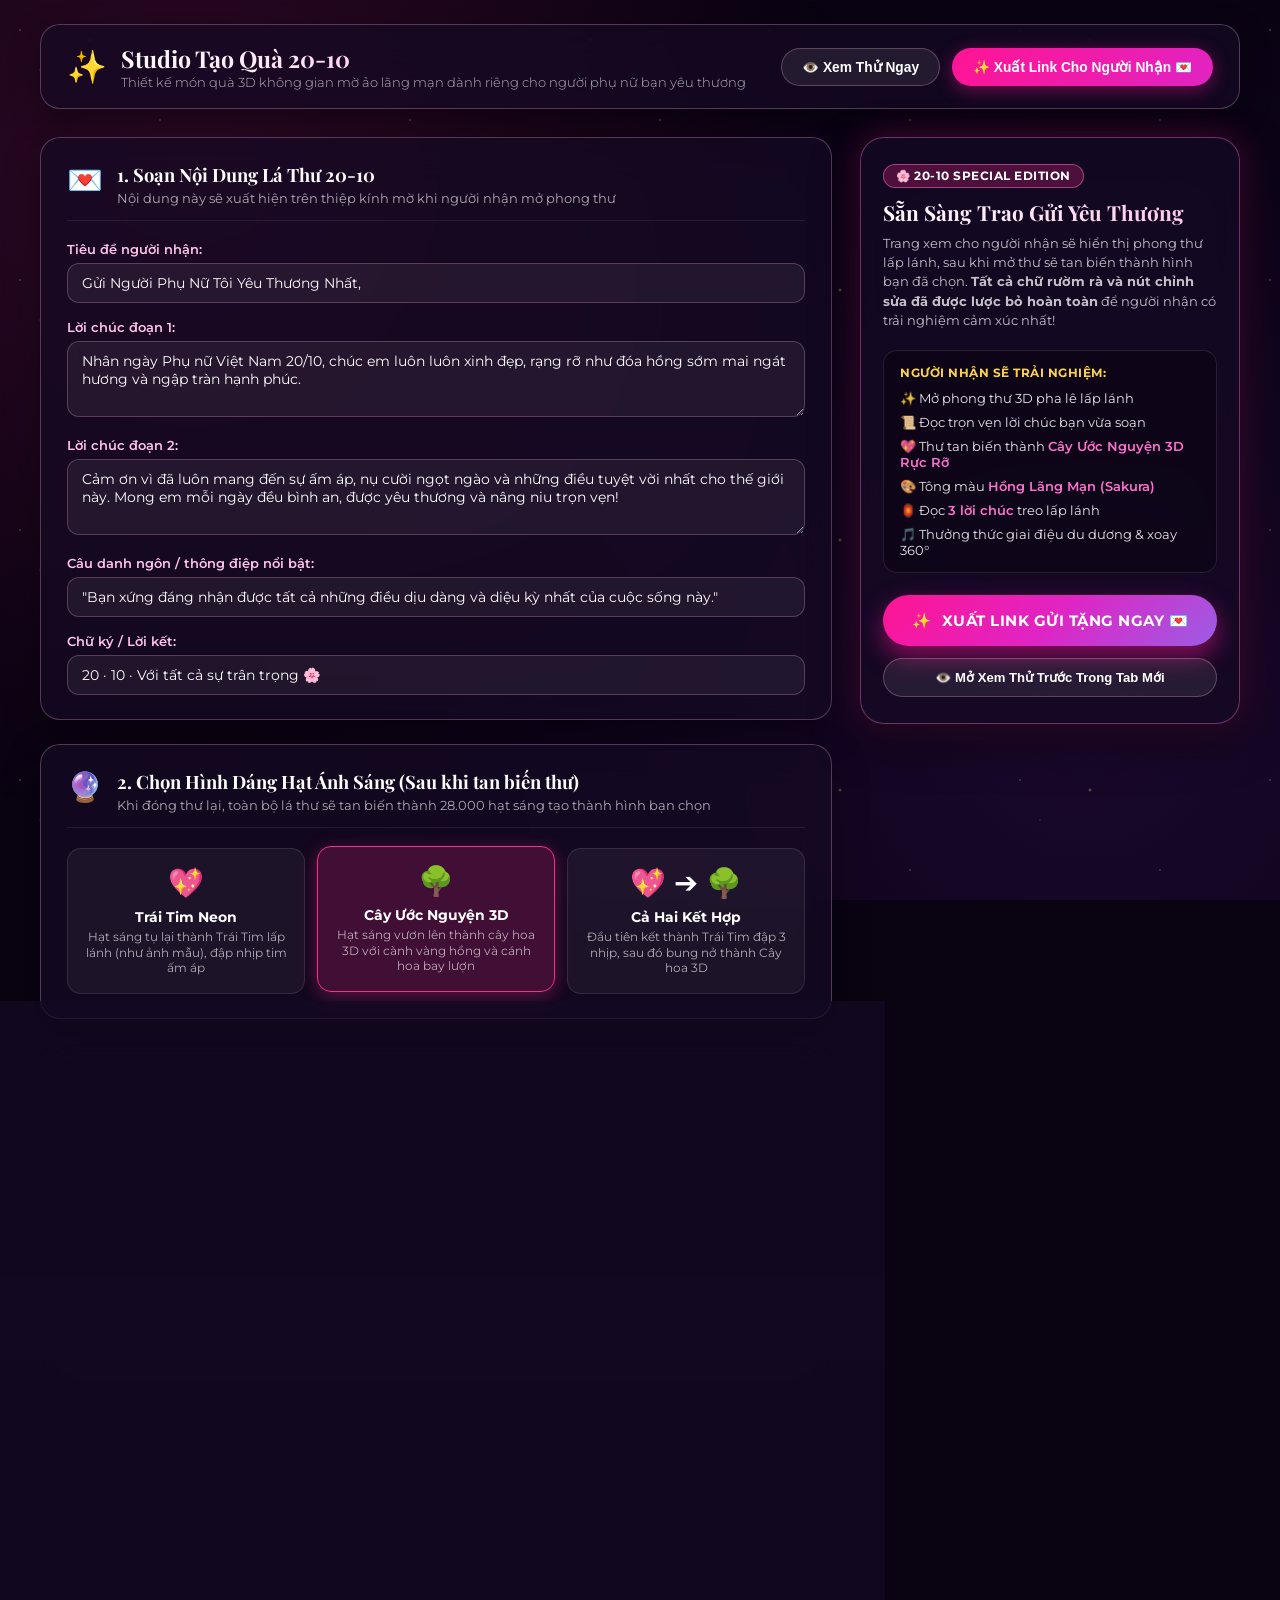
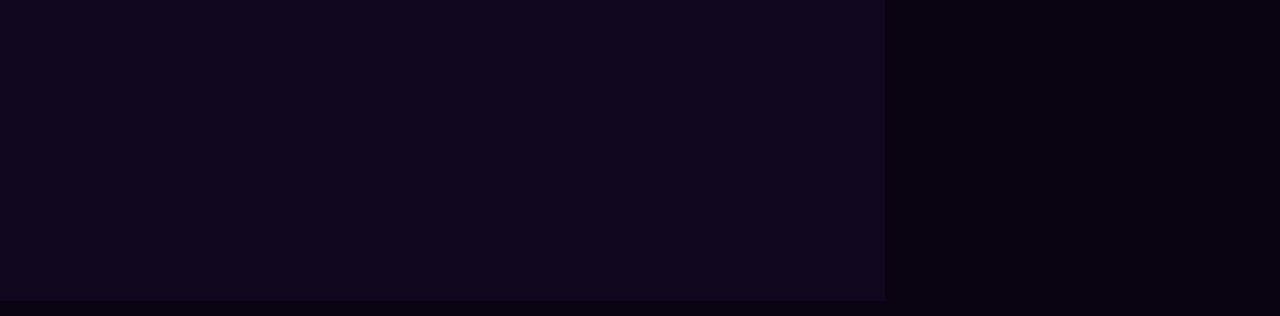
<file: index.html>
<!DOCTYPE html>
<html lang="vi">
<head>
  <meta charset="UTF-8">
  <meta name="viewport" content="width=device-width, initial-scale=1.0">
  <title>Studio Tạo Quà 20-10 🌸 Cây Tình Yêu & Trái Tim Ánh Sáng 3D</title>

  <!-- Google Fonts -->
  <link rel="preconnect" href="https://fonts.googleapis.com">
  <link rel="preconnect" href="https://fonts.gstatic.com" crossorigin>
  <link href="https://fonts.googleapis.com/css2?family=Dancing+Script:wght@600;700&family=Montserrat:wght@300;400;500;600;700&family=Playfair+Display:ital,wght@0,500;0,600;0,700;1,400;1,600&display=swap" rel="stylesheet">

  <link rel="stylesheet" href="index.css">
</head>
<body>
  <!-- Ambient Cosmic Background -->
  <div class="ambient-stars"></div>
  <div class="ambient-glow"></div>

  <div class="app-container">
    <!-- Header -->
    <header class="studio-header">
      <div class="brand-group">
        <span class="brand-icon">✨</span>
        <div>
          <h1 class="brand-title">Studio Tạo Quà 20-10</h1>
          <p class="brand-tagline">Thiết kế món quà 3D không gian mờ ảo lãng mạn dành riêng cho người phụ nữ bạn yêu thương</p>
        </div>
      </div>
      <div class="header-actions">
        <button id="btn-quick-preview" class="action-btn secondary">
          <span>👁️ Xem Thử Ngay</span>
        </button>
        <button id="btn-export-top" class="action-btn primary pulse">
          <span>✨ Xuất Link Cho Người Nhận 💌</span>
        </button>
      </div>
    </header>

    <!-- Main Workspace Grid -->
    <main class="studio-grid">
      <!-- Left Column: Customization Forms -->
      <section class="config-panel">
        
        <!-- CARD 1: Edit Letter Content -->
        <div class="config-card">
          <div class="card-header">
            <span class="card-icon">💌</span>
            <div>
              <h3>1. Soạn Nội Dung Lá Thư 20-10</h3>
              <p>Nội dung này sẽ xuất hiện trên thiệp kính mờ khi người nhận mở phong thư</p>
            </div>
          </div>
          <div class="card-body form-grid">
            <div class="form-group">
              <label for="cfg-title">Tiêu đề người nhận:</label>
              <input type="text" id="cfg-title" value="Gửi Người Phụ Nữ Tôi Yêu Thương Nhất," maxlength="80">
            </div>

            <div class="form-group">
              <label for="cfg-p1">Lời chúc đoạn 1:</label>
              <textarea id="cfg-p1" rows="3" maxlength="280">Nhân ngày Phụ nữ Việt Nam 20/10, chúc em luôn luôn xinh đẹp, rạng rỡ như đóa hồng sớm mai ngát hương và ngập tràn hạnh phúc.</textarea>
            </div>

            <div class="form-group">
              <label for="cfg-p2">Lời chúc đoạn 2:</label>
              <textarea id="cfg-p2" rows="3" maxlength="280">Cảm ơn vì đã luôn mang đến sự ấm áp, nụ cười ngọt ngào và những điều tuyệt vời nhất cho thế giới này. Mong em mỗi ngày đều bình an, được yêu thương và nâng niu trọn vẹn!</textarea>
            </div>

            <div class="form-group">
              <label for="cfg-quote">Câu danh ngôn / thông điệp nổi bật:</label>
              <input type="text" id="cfg-quote" value="&quot;Bạn xứng đáng nhận được tất cả những điều dịu dàng và diệu kỳ nhất của cuộc sống này.&quot;" maxlength="140">
            </div>

            <div class="form-group">
              <label for="cfg-signature">Chữ ký / Lời kết:</label>
              <input type="text" id="cfg-signature" value="20 · 10 · Với tất cả sự trân trọng 🌸" maxlength="60">
            </div>
          </div>
        </div>

        <!-- CARD 2: Choose Target Shape -->
        <div class="config-card">
          <div class="card-header">
            <span class="card-icon">🔮</span>
            <div>
              <h3>2. Chọn Hình Dáng Hạt Ánh Sáng (Sau khi tan biến thư)</h3>
              <p>Khi đóng thư lại, toàn bộ lá thư sẽ tan biến thành 28.000 hạt sáng tạo thành hình bạn chọn</p>
            </div>
          </div>
          <div class="card-body">
            <div class="shape-options">
              <label class="shape-choice">
                <input type="radio" name="cfg-shape" value="heart">
                <div class="choice-card">
                  <div class="choice-icon">💖</div>
                  <div class="choice-title">Trái Tim Neon</div>
                  <div class="choice-desc">Hạt sáng tụ lại thành Trái Tim lấp lánh (như ảnh mẫu), đập nhịp tim ấm áp</div>
                </div>
              </label>

              <label class="shape-choice">
                <input type="radio" name="cfg-shape" value="tree" checked>
                <div class="choice-card">
                  <div class="choice-icon">🌳</div>
                  <div class="choice-title">Cây Ước Nguyện 3D</div>
                  <div class="choice-desc">Hạt sáng vươn lên thành cây hoa 3D với cành vàng hồng và cánh hoa bay lượn</div>
                </div>
              </label>

              <label class="shape-choice">
                <input type="radio" name="cfg-shape" value="both">
                <div class="choice-card">
                  <div class="choice-icon">💖 ➔ 🌳</div>
                  <div class="choice-title">Cả Hai Kết Hợp</div>
                  <div class="choice-desc">Đầu tiên kết thành Trái Tim đập 3 nhịp, sau đó bung nở thành Cây hoa 3D</div>
                </div>
              </label>
            </div>
          </div>
        </div>

        <!-- CARD 3: Choose Color Theme -->
        <div class="config-card">
          <div class="card-header">
            <span class="card-icon">🎨</span>
            <div>
              <h3>3. Tông Màu Ánh Sáng Không Gian</h3>
              <p>Màu sắc chủ đạo của các hạt sáng, hoa và ánh hào quang</p>
            </div>
          </div>
          <div class="card-body">
            <div class="color-options">
              <label class="color-choice">
                <input type="radio" name="cfg-theme" value="pink" checked>
                <div class="color-swatch pink">
                  <span class="swatch-circle" style="background: #ff2a8d;"></span>
                  <div class="color-text">
                    <strong>Hồng Lãng Mạn (Sakura)</strong>
                    <small>Sắc hồng neon rực rỡ chuẩn ảnh mẫu</small>
                  </div>
                </div>
              </label>

              <label class="color-choice">
                <input type="radio" name="cfg-theme" value="gold">
                <div class="color-swatch gold">
                  <span class="swatch-circle" style="background: #fcd34d;"></span>
                  <div class="color-text">
                    <strong>Vàng Ánh Kim (Rose Gold)</strong>
                    <small>Ánh vàng hổ phách quý phái, ấm áp</small>
                  </div>
                </div>
              </label>

              <label class="color-choice">
                <input type="radio" name="cfg-theme" value="purple">
                <div class="color-swatch purple">
                  <span class="swatch-circle" style="background: #b5179e;"></span>
                  <div class="color-text">
                    <strong>Tím Huyền Ảo (Lavender)</strong>
                    <small>Vũ trụ mộng mơ quyến rũ</small>
                  </div>
                </div>
              </label>

              <label class="color-choice">
                <input type="radio" name="cfg-theme" value="cyan">
                <div class="color-swatch cyan">
                  <span class="swatch-circle" style="background: #48cae4;"></span>
                  <div class="color-text">
                    <strong>Lam Ngọc (Crystal)</strong>
                    <small>Sắc xanh ngọc băng thanh khiết</small>
                  </div>
                </div>
              </label>
            </div>
          </div>
        </div>

        <!-- CARD 4: Manage Hanging Wishes -->
        <div class="config-card">
          <div class="card-header">
            <span class="card-icon">🏮</span>
            <div>
              <h3>4. Quản Lý Các Lời Chúc Treo</h3>
              <p>Các lời chúc này sẽ kết thành lồng đèn treo trên cây/trái tim để người nhận bấm vào đọc</p>
            </div>
          </div>
          <div class="card-body">
            <!-- List of current wishes -->
            <div id="wishes-list" class="wishes-list">
              <!-- Rendered via JS -->
            </div>

            <!-- Add New Wish Subform -->
            <div class="add-wish-box">
              <h4>+ Thêm Lời Chúc Treo Mới</h4>
              <div class="add-wish-inputs">
                <input type="text" id="new-wish-sender" placeholder="Tên người gửi (Ví dụ: Anh yêu, Con trai, Người thương...)" maxlength="40">
                <textarea id="new-wish-text" rows="2" placeholder="Nội dung lời chúc ấm áp..." maxlength="180"></textarea>
                <button type="button" id="btn-add-wish" class="add-wish-btn">Thêm Vào Cây / Trái Tim ✨</button>
              </div>
            </div>
          </div>
        </div>

      </section>

      <!-- Right Column: Live Summary & Export Card -->
      <aside class="summary-panel">
        <div class="sticky-card">
          <div class="summary-banner">
            <div class="banner-badge">🌸 20-10 SPECIAL EDITION</div>
            <h2>Sẵn Sàng Trao Gửi Yêu Thương</h2>
            <p>Trang xem cho người nhận sẽ hiển thị phong thư lấp lánh, sau khi mở thư sẽ tan biến thành hình bạn đã chọn. <strong>Tất cả chữ rườm rà và nút chỉnh sửa đã được lược bỏ hoàn toàn</strong> để người nhận có trải nghiệm cảm xúc nhất!</p>
          </div>

          <div class="preview-mini-card">
            <div class="mini-title">Người nhận sẽ trải nghiệm:</div>
            <ul class="experience-checklist">
              <li>✨ Mở phong thư 3D pha lê lấp lánh</li>
              <li>📜 Đọc trọn vẹn lời chúc bạn vừa soạn</li>
              <li>💖 Thư tan biến thành <span id="summary-shape-text">Cây Ước Nguyện 3D</span></li>
              <li>🎨 Tông màu <span id="summary-theme-text">Hồng Lãng Mạn (Sakura)</span></li>
              <li>🏮 Đọc <span id="summary-wish-count">3 lời chúc</span> treo lấp lánh</li>
              <li>🎵 Thưởng thức giai điệu du dương & xoay 360°</li>
            </ul>
          </div>

          <div class="export-actions">
            <button id="btn-export-main" class="export-huge-btn">
              <span class="btn-stars">✨</span>
              <span>XUẤT LINK GỬI TẶNG NGAY 💌</span>
            </button>
            <button id="btn-preview-bottom" class="preview-full-btn">
              <span>👁️ Mở Xem Thử Trước Trong Tab Mới</span>
            </button>
          </div>
        </div>
      </aside>
    </main>
  </div>

  <!-- EXPORT LINK MODAL -->
  <div id="export-modal" class="export-modal hidden">
    <div class="modal-backdrop"></div>
    <div class="modal-card">
      <button id="btn-close-modal" class="modal-close-btn">✕</button>
      <div class="modal-icon">🎁</div>
      <h2>Link Quà Tặng 20-10 Đã Sẵn Sàng!</h2>
      <p class="modal-desc">Toàn bộ lời chúc, màu sắc và hình dạng bạn đã chọn được đóng gói hoàn chỉnh trong link dưới đây:</p>

      <div class="link-copy-box">
        <input type="text" id="shareable-link-input" readonly>
        <button id="btn-copy-link" class="copy-btn">
          <span>📋 Sao Chép Link</span>
        </button>
      </div>

      <div class="modal-tips">
        <p>💡 <strong>Cách gửi:</strong> Bạn chỉ cần copy link trên và gửi qua <strong>Zalo, Messenger, Tin nhắn</strong> cho người nhận. Người nhận bấm vào sẽ thấy ngay phong thư 3D tuyệt đẹp với lời chúc của riêng bạn!</p>
      </div>

      <div class="modal-footer-btns">
        <a id="btn-open-link-direct" href="#" target="_blank" class="open-link-btn">
          <span>🚀 Mở Xem Thử Trang Người Nhận Ngay ➔</span>
        </a>
      </div>
    </div>
  </div>

  <!-- Toast Notification -->
  <div id="toast" class="toast"></div>

  <script src="index.js"></script>
</body>
</html>
</file>
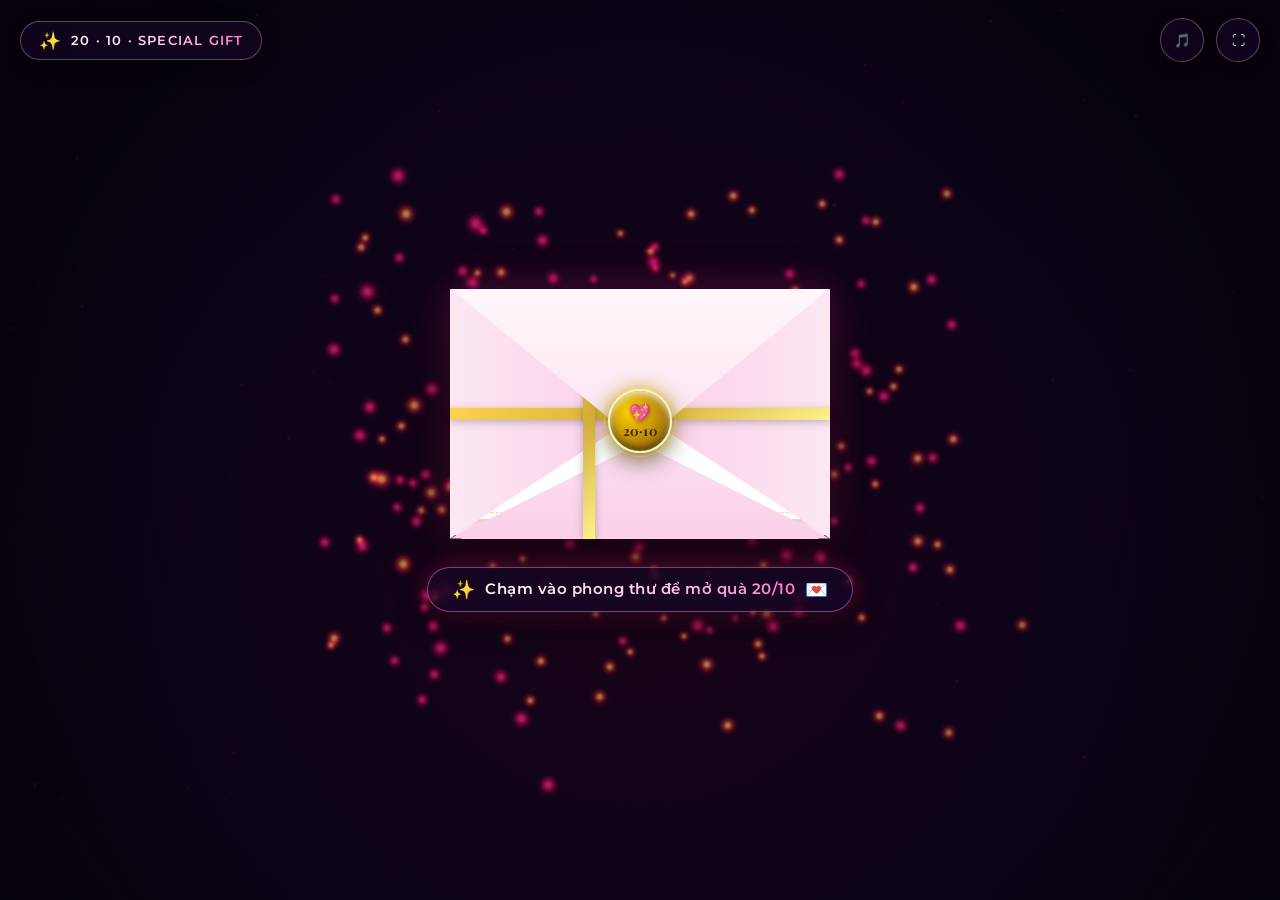
<file: view.html>
<!DOCTYPE html>
<html lang="vi">
<head>
  <meta charset="UTF-8">
  <meta name="viewport" content="width=device-width, initial-scale=1.0, maximum-scale=1.0, user-scalable=no">
  <title>Món Quà 20-10 Dành Riêng Cho Bạn 🌸</title>

  <!-- Google Fonts: Luxury Romantic Typography -->
  <link rel="preconnect" href="https://fonts.googleapis.com">
  <link rel="preconnect" href="https://fonts.gstatic.com" crossorigin>
  <link href="https://fonts.googleapis.com/css2?family=Dancing+Script:wght@600;700&family=Montserrat:wght@300;400;500;600;700&family=Playfair+Display:ital,wght@0,500;0,600;0,700;1,400;1,600&family=Alex+Brush&display=swap" rel="stylesheet">

  <link rel="stylesheet" href="view.css">
</head>
<body>
  <!-- 3D WebGL Canvas -->
  <canvas id="webgl-canvas"></canvas>

  <!-- Ambient Backdrop -->
  <div class="ambient-vignette"></div>
  <div class="ambient-glow"></div>

  <!-- Top Navigation (Clean & Minimalist for Viewer) -->
  <header class="top-bar">
    <div class="brand-badge">
      <span class="sparkle-icon">✨</span>
      <span class="brand-text">20 · 10 · Special Gift</span>
    </div>

    <div class="top-actions">
      <!-- Music Toggle Button -->
      <button id="btn-music" class="icon-btn" title="Bật/Tắt Nhạc Lãng Mạn" aria-label="Bật/Tắt Nhạc">
        <span class="music-icon">🎵</span>
        <div class="sound-wave">
          <span></span><span></span><span></span><span></span>
        </div>
      </button>

      <!-- Fullscreen Button -->
      <button id="btn-fullscreen" class="icon-btn" title="Toàn Màn Hình" aria-label="Toàn Màn Hình">
        <span class="fs-icon">⛶</span>
      </button>
    </div>
  </header>

  <!-- LUXURY 3D INTERACTIVE ENVELOPE (FRENCH HAUTE-COUTURE STYLE) -->
  <div id="envelope-stage" class="envelope-stage">
    <div id="luxury-envelope" class="envelope-wrapper">
      <!-- Envelope Base & Interior -->
      <div class="envelope-pocket-back">
        <div class="envelope-silk-lining"></div>
      </div>

      <!-- Letter Paper inside envelope with peeking gold seal -->
      <div id="envelope-letter-peek" class="envelope-letter-peek">
        <div class="peek-border"></div>
        <div class="peek-tag">✨ 20 · 10 · Special Gift ✨</div>
        <div class="peek-lines">
          <span></span><span></span><span></span>
        </div>
      </div>

      <!-- Pocket Side & Bottom Flaps with Gold Foil Trims -->
      <div class="envelope-pocket-left"></div>
      <div class="envelope-pocket-right"></div>
      <div class="envelope-pocket-bottom"></div>

      <!-- Elegant Gold Satin Ribbon -->
      <div class="envelope-ribbon ribbon-h"></div>
      <div class="envelope-ribbon ribbon-v"></div>

      <!-- 3D Foldable Top Flap with Metallic Gold Wax Seal -->
      <div id="envelope-top-flap" class="envelope-top-flap">
        <div class="flap-triangle"></div>
        <div class="flap-gold-rim"></div>
        <!-- 3D Metallic Golden Wax Seal -->
        <div id="envelope-wax-seal" class="wax-seal-luxury">
          <div class="seal-bevel">
            <span class="seal-icon">💖</span>
            <span class="seal-title">20·10</span>
          </div>
          <div class="seal-glow-ring"></div>
        </div>
      </div>
    </div>

    <!-- Elegant Floating Click Hint (Minimalist & Sleek) -->
    <div id="envelope-prompt" class="envelope-click-prompt">
      <div class="prompt-pill">
        <span class="prompt-sparkle">✨</span>
        <span class="prompt-text">Chạm vào phong thư để mở quà 20/10</span>
        <span class="prompt-sparkle">💌</span>
      </div>
    </div>
  </div>

  <!-- Open Letter Glassmorphic Modal (Clean, No Recipient Tags) -->
  <div id="letter-modal" class="letter-modal hidden">
    <div class="letter-backdrop"></div>
    <div class="letter-container">
      
      <!-- Wax Ribbon -->
      <div class="letter-seal-ribbon">
        <div class="seal-circle">
          <span>20·10</span>
        </div>
      </div>

      <!-- Letter Content Sheet -->
      <div class="letter-sheet">
        <!-- Corner Flourishes -->
        <div class="corner-flourish top-left"></div>
        <div class="corner-flourish top-right"></div>
        <div class="corner-flourish bottom-left"></div>
        <div class="corner-flourish bottom-right"></div>

        <!-- Letter Header -->
        <div class="letter-header">
          <p class="letter-subhead">Gửi gắm trọn vẹn yêu thương</p>
          <h1 id="letter-recipient-title" class="letter-title">Gửi Người Phụ Nữ Tôi Yêu Thương Nhất,</h1>
        </div>

        <!-- Letter Body Text -->
        <div class="letter-body">
          <p id="letter-paragraph-1" class="type-text">
            Nhân ngày Phụ nữ Việt Nam 20/10, chúc em luôn luôn xinh đẹp, rạng rỡ như đóa hồng sớm mai ngát hương và ngập tràn hạnh phúc.
          </p>
          <p id="letter-paragraph-2" class="type-text">
            Cảm ơn vì đã luôn mang đến sự ấm áp, nụ cười ngọt ngào và những điều tuyệt vời nhất cho thế giới này. Mong em mỗi ngày đều bình an, được yêu thương và nâng niu trọn vẹn!
          </p>
          <p id="letter-quote" class="type-quote">
            "Bạn xứng đáng nhận được tất cả những điều dịu dàng và diệu kỳ nhất của cuộc sống này."
          </p>
        </div>

        <!-- Letter Signature -->
        <div class="letter-footer">
          <div class="signature-line">
            <span class="signature-text">Thương mến gửi trao,</span>
            <span id="letter-signature-name" class="signature-name">20 · 10 · Special Gift 🌸</span>
          </div>
        </div>

        <!-- The Magical Dissolve Button -->
        <div class="letter-actions">
          <button id="btn-dissolve" class="magic-btn">
            <span class="btn-glow-layer"></span>
            <span class="btn-particles-sparkle">✨</span>
            <span class="btn-text">Khép lại & Đón nhận điều kỳ diệu 💖</span>
          </button>
        </div>
      </div>
    </div>
  </div>

  <!-- Bottom Floating Minimalist Bar for Viewer (No "Cây ước nguyện" text!) -->
  <div id="viewer-controls" class="viewer-controls hidden">
    <div class="viewer-hint-pill">
      <span>🖱️ Xoay 360° để ngắm nhìn · Chạm vào các lồng đèn để đọc lời chúc ✨</span>
    </div>
    <button id="btn-reopen-letter" class="reopen-letter-btn" title="Đọc lại lá thư">
      <span>📜 Đọc Lại Thư</span>
    </button>
  </div>

  <!-- Wish Reader Popup Card -->
  <div id="wish-reader-card" class="wish-reader-card hidden">
    <button class="reader-close-btn" id="btn-close-reader">✕</button>
    <div class="reader-header">
      <span class="reader-lantern-icon">🏮</span>
      <h4>Lời Chúc Dành Cho Bạn</h4>
    </div>
    <p id="reader-content" class="reader-content"></p>
    <div id="reader-author" class="reader-author"></div>
  </div>

  <!-- Toast Notification -->
  <div id="toast-message" class="toast-message"></div>

  <!-- Libraries -->
  <script src="libs/three.min.js"></script>
  <script src="libs/OrbitControls.js"></script>
  <script src="libs/tween.umd.js"></script>

  <!-- Viewer Logic -->
  <script src="view.js"></script>
</body>
</html>
</file>
<file: index.css>
/* ==========================================================================
   20-10 STUDIO EDITOR - MODERN LUXURY GLASSMORPHISM STYLES
   ========================================================================== */

:root {
  --primary-pink: #ff2a8d;
  --secondary-pink: #ff71ce;
  --soft-pink: #ffc2eb;
  --gold-accent: #fcd34d;
  --deep-space: #090312;
  --card-bg: rgba(22, 10, 36, 0.72);
  --glass-border: rgba(255, 182, 217, 0.28);
  --glass-blur: blur(20px);
  --font-serif: 'Playfair Display', Georgia, serif;
  --font-cursive: 'Dancing Script', cursive;
  --font-sans: 'Montserrat', system-ui, -apple-system, sans-serif;
  --transition: all 0.3s cubic-bezier(0.16, 1, 0.3, 1);
}

*, *::before, *::after {
  margin: 0;
  padding: 0;
  box-sizing: border-box;
}

body {
  background-color: var(--deep-space);
  color: #ffffff;
  font-family: var(--font-sans);
  min-height: 100vh;
  position: relative;
  overflow-x: hidden;
}

/* Ambient Background */
.ambient-stars {
  position: fixed;
  inset: 0;
  pointer-events: none;
  background-image: 
    radial-gradient(1px 1px at 20px 30px, #ffffff, transparent),
    radial-gradient(1px 1px at 40px 70px, rgba(255, 113, 206, 0.8), transparent),
    radial-gradient(2px 2px at 90px 40px, rgba(252, 211, 77, 0.9), transparent),
    radial-gradient(1px 1px at 160px 120px, #ffffff, transparent);
  background-size: 250px 250px;
  opacity: 0.6;
  z-index: 0;
}

.ambient-glow {
  position: fixed;
  inset: 0;
  pointer-events: none;
  background: 
    radial-gradient(circle at 15% 20%, rgba(255, 42, 141, 0.15) 0%, transparent 50%),
    radial-gradient(circle at 85% 80%, rgba(142, 45, 226, 0.12) 0%, transparent 60%);
  z-index: 0;
}

.app-container {
  position: relative;
  z-index: 1;
  max-width: 1240px;
  margin: 0 auto;
  padding: 24px 20px 80px;
}

/* Header */
.studio-header {
  display: flex;
  justify-content: space-between;
  align-items: center;
  flex-wrap: wrap;
  gap: 16px;
  padding: 18px 26px;
  background: var(--card-bg);
  backdrop-filter: var(--glass-blur);
  border: 1px solid var(--glass-border);
  border-radius: 20px;
  margin-bottom: 28px;
  box-shadow: 0 10px 30px rgba(0, 0, 0, 0.4);
}

.brand-group {
  display: flex;
  align-items: center;
  gap: 14px;
}

.brand-icon {
  font-size: 2rem;
  animation: pulse 2.5s infinite;
}

@keyframes pulse {
  0%, 100% { transform: scale(1); }
  50% { transform: scale(1.15); filter: drop-shadow(0 0 10px var(--primary-pink)); }
}

.brand-title {
  font-family: var(--font-serif);
  font-size: 1.45rem;
  font-weight: 700;
  background: linear-gradient(135deg, #ffffff 0%, var(--soft-pink) 60%, var(--secondary-pink) 100%);
  -webkit-background-clip: text;
  -webkit-text-fill-color: transparent;
}

.brand-tagline {
  font-size: 0.82rem;
  color: rgba(255, 255, 255, 0.7);
  font-weight: 300;
}

.header-actions {
  display: flex;
  gap: 12px;
}

.action-btn {
  display: inline-flex;
  align-items: center;
  gap: 8px;
  padding: 10px 20px;
  border-radius: 9999px;
  font-size: 0.86rem;
  font-weight: 600;
  cursor: pointer;
  transition: var(--transition);
  border: 1px solid transparent;
}

.action-btn.secondary {
  background: rgba(255, 255, 255, 0.08);
  border-color: var(--glass-border);
  color: #ffffff;
}

.action-btn.secondary:hover {
  background: rgba(255, 42, 141, 0.25);
  border-color: var(--secondary-pink);
}

.action-btn.primary {
  background: linear-gradient(135deg, #ff1493 0%, #e024c3 100%);
  color: #ffffff;
  box-shadow: 0 4px 18px rgba(255, 20, 147, 0.4);
}

.action-btn.primary:hover {
  transform: translateY(-2px);
  box-shadow: 0 8px 24px rgba(255, 20, 147, 0.6);
}

/* Grid Layout */
.studio-grid {
  display: grid;
  grid-template-columns: 1fr 380px;
  gap: 28px;
  align-items: start;
}

/* Left Config Panel */
.config-panel {
  display: flex;
  flex-direction: column;
  gap: 24px;
}

.config-card {
  background: var(--card-bg);
  backdrop-filter: var(--glass-blur);
  border: 1px solid var(--glass-border);
  border-radius: 20px;
  padding: 24px 26px;
  box-shadow: 0 12px 35px rgba(0, 0, 0, 0.35);
  transition: var(--transition);
}

.config-card:hover {
  border-color: rgba(255, 113, 206, 0.45);
}

.card-header {
  display: flex;
  align-items: flex-start;
  gap: 14px;
  margin-bottom: 20px;
  padding-bottom: 14px;
  border-bottom: 1px solid rgba(255, 255, 255, 0.08);
}

.card-icon {
  font-size: 1.8rem;
}

.card-header h3 {
  font-family: var(--font-serif);
  font-size: 1.15rem;
  color: #ffffff;
  margin-bottom: 4px;
}

.card-header p {
  font-size: 0.8rem;
  color: rgba(255, 255, 255, 0.65);
}

/* Form Controls */
.form-grid {
  display: flex;
  flex-direction: column;
  gap: 16px;
}

.form-group label {
  display: block;
  font-size: 0.82rem;
  font-weight: 600;
  color: var(--soft-pink);
  margin-bottom: 6px;
}

.form-group input,
.form-group textarea {
  width: 100%;
  padding: 10px 14px;
  background: rgba(255, 255, 255, 0.06);
  border: 1px solid rgba(255, 182, 217, 0.25);
  border-radius: 12px;
  color: #ffffff;
  font-family: var(--font-sans);
  font-size: 0.88rem;
  outline: none;
  transition: var(--transition);
}

.form-group input:focus,
.form-group textarea:focus {
  border-color: var(--secondary-pink);
  box-shadow: 0 0 12px rgba(255, 42, 141, 0.35);
  background: rgba(255, 255, 255, 0.1);
}

/* Shape Radio Choices */
.shape-options {
  display: grid;
  grid-template-columns: repeat(3, 1fr);
  gap: 12px;
}

.shape-choice {
  cursor: pointer;
}

.shape-choice input {
  display: none;
}

.choice-card {
  padding: 16px 14px;
  background: rgba(255, 255, 255, 0.05);
  border: 1.5px solid rgba(255, 255, 255, 0.1);
  border-radius: 14px;
  text-align: center;
  transition: var(--transition);
  height: 100%;
  display: flex;
  flex-direction: column;
  align-items: center;
}

.choice-icon {
  font-size: 1.8rem;
  margin-bottom: 8px;
}

.choice-title {
  font-size: 0.88rem;
  font-weight: 700;
  margin-bottom: 4px;
}

.choice-desc {
  font-size: 0.72rem;
  color: rgba(255, 255, 255, 0.65);
  line-height: 1.35;
}

.shape-choice input:checked + .choice-card {
  background: rgba(255, 42, 141, 0.2);
  border-color: var(--primary-pink);
  box-shadow: 0 4px 18px rgba(255, 42, 141, 0.35);
  transform: translateY(-2px);
}

/* Color Themes Radio Choices */
.color-options {
  display: grid;
  grid-template-columns: repeat(2, 1fr);
  gap: 12px;
}

.color-choice {
  cursor: pointer;
}

.color-choice input {
  display: none;
}

.color-swatch {
  display: flex;
  align-items: center;
  gap: 12px;
  padding: 12px 14px;
  background: rgba(255, 255, 255, 0.05);
  border: 1.5px solid rgba(255, 255, 255, 0.1);
  border-radius: 14px;
  transition: var(--transition);
}

.swatch-circle {
  width: 24px;
  height: 24px;
  border-radius: 50%;
  flex-shrink: 0;
  box-shadow: 0 0 10px currentColor;
}

.color-text strong {
  display: block;
  font-size: 0.84rem;
}

.color-text small {
  display: block;
  font-size: 0.7rem;
  color: rgba(255, 255, 255, 0.6);
}

.color-choice input:checked + .color-swatch {
  background: rgba(255, 42, 141, 0.18);
  border-color: var(--secondary-pink);
  box-shadow: 0 4px 15px rgba(255, 42, 141, 0.3);
}

/* Wishes List & Add Form */
.wishes-list {
  display: flex;
  flex-direction: column;
  gap: 10px;
  margin-bottom: 18px;
}

.wish-item-row {
  display: flex;
  justify-content: space-between;
  align-items: center;
  padding: 10px 14px;
  background: rgba(255, 255, 255, 0.06);
  border: 1px solid rgba(255, 255, 255, 0.1);
  border-radius: 12px;
  gap: 12px;
}

.wish-item-info strong {
  display: block;
  font-size: 0.8rem;
  color: var(--gold-accent);
}

.wish-item-info span {
  display: block;
  font-size: 0.82rem;
  color: rgba(255, 255, 255, 0.85);
  font-style: italic;
}

.btn-remove-wish {
  background: transparent;
  border: none;
  color: #ff6b6b;
  font-size: 1.1rem;
  cursor: pointer;
  padding: 4px 8px;
  border-radius: 6px;
  transition: background 0.2s;
}

.btn-remove-wish:hover {
  background: rgba(255, 107, 107, 0.2);
}

.add-wish-box {
  background: rgba(0, 0, 0, 0.25);
  border: 1px dashed rgba(255, 182, 217, 0.3);
  border-radius: 14px;
  padding: 14px 16px;
}

.add-wish-box h4 {
  font-size: 0.82rem;
  color: var(--soft-pink);
  margin-bottom: 10px;
}

.add-wish-inputs {
  display: flex;
  flex-direction: column;
  gap: 10px;
}

.add-wish-inputs input,
.add-wish-inputs textarea {
  width: 100%;
  padding: 8px 12px;
  background: rgba(255, 255, 255, 0.08);
  border: 1px solid rgba(255, 255, 255, 0.15);
  border-radius: 8px;
  color: #ffffff;
  font-size: 0.82rem;
  outline: none;
}

.add-wish-btn {
  align-self: flex-start;
  padding: 8px 16px;
  background: rgba(255, 42, 141, 0.3);
  border: 1px solid var(--primary-pink);
  border-radius: 8px;
  color: #ffffff;
  font-size: 0.8rem;
  font-weight: 600;
  cursor: pointer;
  transition: var(--transition);
}

.add-wish-btn:hover {
  background: var(--primary-pink);
}

/* Right Summary Panel */
.sticky-card {
  position: sticky;
  top: 24px;
  background: var(--card-bg);
  backdrop-filter: var(--glass-blur);
  border: 1.5px solid rgba(255, 113, 206, 0.4);
  border-radius: 24px;
  padding: 26px 22px;
  box-shadow: 0 16px 45px rgba(0, 0, 0, 0.5), 0 0 35px rgba(255, 42, 141, 0.25);
}

.banner-badge {
  display: inline-block;
  padding: 4px 12px;
  background: rgba(255, 42, 141, 0.25);
  border: 1px solid rgba(255, 113, 206, 0.5);
  border-radius: 9999px;
  font-size: 0.72rem;
  font-weight: 700;
  letter-spacing: 0.5px;
  color: #ffffff;
  margin-bottom: 10px;
}

.summary-banner h2 {
  font-family: var(--font-serif);
  font-size: 1.3rem;
  margin-bottom: 8px;
  background: linear-gradient(135deg, #ffffff 0%, var(--soft-pink) 100%);
  -webkit-background-clip: text;
  -webkit-text-fill-color: transparent;
}

.summary-banner p {
  font-size: 0.8rem;
  color: rgba(255, 255, 255, 0.75);
  line-height: 1.5;
  margin-bottom: 20px;
}

.preview-mini-card {
  background: rgba(0, 0, 0, 0.3);
  border: 1px solid rgba(255, 255, 255, 0.1);
  border-radius: 14px;
  padding: 14px 16px;
  margin-bottom: 22px;
}

.mini-title {
  font-size: 0.78rem;
  font-weight: 700;
  color: var(--gold-accent);
  margin-bottom: 10px;
  text-transform: uppercase;
  letter-spacing: 0.5px;
}

.experience-checklist {
  list-style: none;
  display: flex;
  flex-direction: column;
  gap: 8px;
  font-size: 0.82rem;
  color: rgba(255, 255, 255, 0.9);
}

.experience-checklist span {
  color: var(--secondary-pink);
  font-weight: 600;
}

.export-actions {
  display: flex;
  flex-direction: column;
  gap: 12px;
}

.export-huge-btn {
  display: flex;
  align-items: center;
  justify-content: center;
  gap: 10px;
  width: 100%;
  padding: 16px 20px;
  background: linear-gradient(135deg, #ff1493 0%, #e024c3 50%, #9b5de5 100%);
  border: none;
  border-radius: 9999px;
  color: #ffffff;
  font-family: var(--font-sans);
  font-size: 0.95rem;
  font-weight: 700;
  letter-spacing: 0.5px;
  cursor: pointer;
  box-shadow: 0 10px 25px rgba(255, 20, 147, 0.5);
  transition: var(--transition);
}

.export-huge-btn:hover {
  transform: translateY(-3px) scale(1.02);
  box-shadow: 0 16px 35px rgba(255, 20, 147, 0.7);
}

.preview-full-btn {
  width: 100%;
  padding: 11px 18px;
  background: rgba(255, 255, 255, 0.08);
  border: 1px solid var(--glass-border);
  border-radius: 9999px;
  color: #ffffff;
  font-size: 0.82rem;
  font-weight: 600;
  cursor: pointer;
  transition: var(--transition);
}

.preview-full-btn:hover {
  background: rgba(255, 42, 141, 0.25);
  border-color: var(--secondary-pink);
}

/* Modal Export Link */
.export-modal {
  position: fixed;
  inset: 0;
  z-index: 100;
  display: flex;
  align-items: center;
  justify-content: center;
  padding: 20px;
  transition: opacity 0.3s;
}

.export-modal.hidden {
  display: none;
}

.modal-backdrop {
  position: absolute;
  inset: 0;
  background: rgba(8, 2, 14, 0.8);
  backdrop-filter: blur(10px);
}

.modal-card {
  position: relative;
  z-index: 2;
  width: 100%;
  max-width: 540px;
  background: rgba(25, 10, 42, 0.95);
  backdrop-filter: var(--glass-blur);
  border: 1.5px solid var(--secondary-pink);
  border-radius: 24px;
  padding: 34px 28px;
  box-shadow: 0 20px 60px rgba(0, 0, 0, 0.7), 0 0 40px rgba(255, 42, 141, 0.4);
  text-align: center;
}

.modal-close-btn {
  position: absolute;
  top: 16px;
  right: 18px;
  background: transparent;
  border: none;
  color: rgba(255, 255, 255, 0.6);
  font-size: 1.2rem;
  cursor: pointer;
}

.modal-icon {
  font-size: 2.8rem;
  margin-bottom: 8px;
}

.modal-card h2 {
  font-family: var(--font-serif);
  font-size: 1.45rem;
  margin-bottom: 8px;
  background: linear-gradient(135deg, #ffffff 0%, var(--soft-pink) 100%);
  -webkit-background-clip: text;
  -webkit-text-fill-color: transparent;
}

.modal-desc {
  font-size: 0.86rem;
  color: rgba(255, 255, 255, 0.8);
  margin-bottom: 20px;
}

.link-copy-box {
  display: flex;
  gap: 8px;
  margin-bottom: 18px;
}

.link-copy-box input {
  flex: 1;
  padding: 12px 14px;
  background: rgba(0, 0, 0, 0.4);
  border: 1px solid rgba(255, 182, 217, 0.4);
  border-radius: 12px;
  color: var(--gold-accent);
  font-family: monospace;
  font-size: 0.82rem;
  outline: none;
}

.copy-btn {
  padding: 12px 20px;
  background: linear-gradient(135deg, var(--primary-pink) 0%, #e024c3 100%);
  border: none;
  border-radius: 12px;
  color: #ffffff;
  font-weight: 700;
  font-size: 0.84rem;
  cursor: pointer;
  white-space: nowrap;
  transition: var(--transition);
}

.copy-btn:hover {
  transform: translateY(-2px);
  box-shadow: 0 4px 15px rgba(255, 42, 141, 0.5);
}

.modal-tips {
  background: rgba(255, 255, 255, 0.05);
  border-radius: 12px;
  padding: 12px 16px;
  font-size: 0.8rem;
  color: rgba(255, 255, 255, 0.75);
  text-align: left;
  line-height: 1.5;
  margin-bottom: 22px;
}

.open-link-btn {
  display: inline-flex;
  align-items: center;
  gap: 8px;
  padding: 12px 28px;
  background: rgba(255, 255, 255, 0.1);
  border: 1px solid rgba(255, 182, 217, 0.4);
  border-radius: 9999px;
  color: #ffffff;
  font-size: 0.88rem;
  font-weight: 600;
  text-decoration: none;
  transition: var(--transition);
}

.open-link-btn:hover {
  background: rgba(255, 42, 141, 0.3);
  border-color: var(--secondary-pink);
  transform: translateY(-2px);
}

/* Toast */
.toast {
  position: fixed;
  bottom: 30px;
  left: 50%;
  transform: translateX(-50%) translateY(30px);
  padding: 12px 24px;
  background: rgba(22, 8, 41, 0.95);
  border: 1.5px solid var(--primary-pink);
  border-radius: 9999px;
  color: #ffffff;
  font-size: 0.88rem;
  font-weight: 600;
  box-shadow: 0 10px 30px rgba(0, 0, 0, 0.6), 0 0 20px rgba(255, 42, 141, 0.5);
  opacity: 0;
  visibility: hidden;
  transition: all 0.3s;
  z-index: 200;
}

.toast.show {
  opacity: 1;
  visibility: visible;
  transform: translateX(-50%) translateY(0);
}

@media (max-width: 900px) {
  .studio-grid {
    grid-template-columns: 1fr;
  }
  .sticky-card {
    position: static;
  }
  .shape-options {
    grid-template-columns: 1fr;
  }
  .color-options {
    grid-template-columns: 1fr;
  }
}
</file>
<file: view.css>
/* ==========================================================================
   20-10 ROMANTIC GIFT VIEWER - CLEAN CINEMATIC STYLING
   ========================================================================== */

:root {
  --primary-pink: #ff2a8d;
  --secondary-pink: #ff71ce;
  --soft-pink: #ffc2eb;
  --gold-accent: #fcd34d;
  --deep-space: #07020d;
  --glass-bg: rgba(22, 8, 41, 0.65);
  --glass-border: rgba(255, 182, 217, 0.35);
  --glass-blur: blur(20px);
  --font-serif: 'Playfair Display', Georgia, serif;
  --font-cursive: 'Dancing Script', 'Alex Brush', cursive;
  --font-sans: 'Montserrat', system-ui, -apple-system, sans-serif;
  --shadow-neon: 0 0 25px rgba(255, 42, 141, 0.5), 0 0 60px rgba(255, 113, 206, 0.25);
  --transition-smooth: all 0.4s cubic-bezier(0.16, 1, 0.3, 1);
}

*, *::before, *::after {
  margin: 0;
  padding: 0;
  box-sizing: border-box;
  -webkit-font-smoothing: antialiased;
}

html, body {
  width: 100%;
  height: 100%;
  overflow: hidden;
  background-color: var(--deep-space);
  font-family: var(--font-sans);
  color: #ffffff;
  user-select: none;
  touch-action: manipulation;
}

#webgl-canvas {
  position: fixed;
  inset: 0;
  width: 100vw;
  height: 100vh;
  z-index: 1;
  display: block;
}

.ambient-vignette {
  position: fixed;
  inset: 0;
  pointer-events: none;
  z-index: 2;
  background: radial-gradient(circle at 50% 50%, transparent 45%, rgba(7, 2, 13, 0.45) 75%, rgba(7, 2, 13, 0.9) 100%);
}

.ambient-glow {
  position: fixed;
  inset: 0;
  pointer-events: none;
  z-index: 2;
  background: radial-gradient(circle at 50% 60%, rgba(255, 42, 141, 0.08) 0%, rgba(142, 45, 226, 0.05) 50%, transparent 80%);
  animation: pulseNebula 8s ease-in-out infinite alternate;
}

@keyframes pulseNebula {
  0% { opacity: 0.6; transform: scale(0.98); }
  100% { opacity: 1; transform: scale(1.04); }
}

/* Top Bar */
.top-bar {
  position: fixed;
  top: 18px;
  left: 20px;
  right: 20px;
  z-index: 30;
  display: flex;
  justify-content: space-between;
  align-items: center;
  pointer-events: none;
}

.top-bar > * {
  pointer-events: auto;
}

.brand-badge {
  display: flex;
  align-items: center;
  gap: 10px;
  padding: 8px 18px;
  background: rgba(22, 8, 41, 0.55);
  backdrop-filter: var(--glass-blur);
  -webkit-backdrop-filter: var(--glass-blur);
  border: 1px solid var(--glass-border);
  border-radius: 9999px;
  box-shadow: 0 4px 20px rgba(0, 0, 0, 0.3);
  transition: var(--transition-smooth);
}

.sparkle-icon {
  font-size: 1.1rem;
  animation: spinSparkle 4s linear infinite;
}

@keyframes spinSparkle {
  0% { transform: rotate(0deg) scale(1); }
  50% { transform: rotate(180deg) scale(1.2); }
  100% { transform: rotate(360deg) scale(1); }
}

.brand-text {
  font-size: 0.82rem;
  font-weight: 600;
  letter-spacing: 1.2px;
  text-transform: uppercase;
  background: linear-gradient(135deg, #ffffff 0%, var(--soft-pink) 60%, var(--secondary-pink) 100%);
  -webkit-background-clip: text;
  -webkit-text-fill-color: transparent;
}

.top-actions {
  display: flex;
  align-items: center;
  gap: 12px;
}

.icon-btn {
  width: 44px;
  height: 44px;
  border-radius: 50%;
  background: rgba(22, 8, 41, 0.55);
  backdrop-filter: var(--glass-blur);
  -webkit-backdrop-filter: var(--glass-blur);
  border: 1px solid var(--glass-border);
  color: #ffffff;
  display: flex;
  align-items: center;
  justify-content: center;
  cursor: pointer;
  position: relative;
  transition: var(--transition-smooth);
  box-shadow: 0 4px 15px rgba(0, 0, 0, 0.3);
}

.icon-btn:hover {
  transform: translateY(-2px) scale(1.05);
  border-color: var(--secondary-pink);
  box-shadow: 0 0 20px rgba(255, 42, 141, 0.4);
}

.sound-wave {
  position: absolute;
  bottom: 6px;
  display: flex;
  align-items: flex-end;
  gap: 2px;
  height: 8px;
  opacity: 0;
  transition: opacity 0.3s;
}

.sound-wave span {
  width: 2px;
  height: 100%;
  background-color: var(--secondary-pink);
  border-radius: 1px;
}

.icon-btn.playing .sound-wave {
  opacity: 1;
}

.icon-btn.playing .sound-wave span:nth-child(1) { animation: wave 0.8s ease infinite 0.1s; }
.icon-btn.playing .sound-wave span:nth-child(2) { animation: wave 0.8s ease infinite 0.3s; }
.icon-btn.playing .sound-wave span:nth-child(3) { animation: wave 0.8s ease infinite 0.2s; }
.icon-btn.playing .sound-wave span:nth-child(4) { animation: wave 0.8s ease infinite 0.4s; }

@keyframes wave {
  0%, 100% { height: 2px; }
  50% { height: 8px; }
}

/* --------------------------------------------------------------------------
   LUXURY 3D INTERACTIVE ENVELOPE (FRENCH HAUTE-COUTURE STYLE)
   -------------------------------------------------------------------------- */
.envelope-stage {
  position: fixed;
  inset: 0;
  z-index: 25;
  display: flex;
  flex-direction: column;
  align-items: center;
  justify-content: center;
  perspective: 1200px;
  pointer-events: auto;
  transition: opacity 0.8s ease, transform 0.8s ease;
}

.envelope-stage.hidden {
  opacity: 0;
  pointer-events: none;
  transform: scale(0.9) translateY(30px);
}

.envelope-wrapper {
  position: relative;
  width: 380px;
  height: 250px;
  background: linear-gradient(145deg, #fff7fb 0%, #fce7f3 60%, #fbcfe8 100%);
  border-radius: 16px;
  box-shadow: 
    0 25px 60px rgba(0, 0, 0, 0.65),
    0 0 40px rgba(255, 42, 141, 0.3),
    inset 0 0 25px rgba(255, 255, 255, 0.9);
  cursor: pointer;
  transform-style: preserve-3d;
  transition: transform 0.6s cubic-bezier(0.16, 1, 0.3, 1), box-shadow 0.6s;
  animation: floatEnvelope 4.5s ease-in-out infinite alternate;
}

@keyframes floatEnvelope {
  0% { transform: translateY(0px) rotateX(4deg) rotateY(-3deg); }
  50% { transform: translateY(-12px) rotateX(-2deg) rotateY(3deg); }
  100% { transform: translateY(0px) rotateX(4deg) rotateY(-3deg); }
}

.envelope-wrapper:hover {
  transform: translateY(-8px) scale(1.03) rotateX(0deg);
  box-shadow: 
    0 30px 75px rgba(0, 0, 0, 0.75),
    0 0 55px rgba(255, 42, 141, 0.5),
    inset 0 0 30px rgba(255, 255, 255, 1);
}

/* Interior Lining */
.envelope-pocket-back {
  position: absolute;
  inset: 0;
  border-radius: 16px;
  overflow: hidden;
  background: #fdf2f8;
}

.envelope-silk-lining {
  position: absolute;
  inset: 0;
  background: radial-gradient(circle at 50% 30%, rgba(255, 182, 217, 0.4) 0%, rgba(244, 114, 182, 0.15) 100%);
}

/* Peeking Letter inside envelope */
.envelope-letter-peek {
  position: absolute;
  top: 15px;
  left: 20px;
  right: 20px;
  bottom: 20px;
  background: #ffffff;
  border-radius: 10px;
  padding: 16px;
  box-shadow: 0 4px 15px rgba(0, 0, 0, 0.12);
  transition: transform 0.8s cubic-bezier(0.16, 1, 0.3, 1), opacity 0.6s;
  z-index: 2;
  display: flex;
  flex-direction: column;
  align-items: center;
}

.peek-border {
  position: absolute;
  inset: 6px;
  border: 1px dashed rgba(212, 175, 55, 0.5);
  border-radius: 6px;
  pointer-events: none;
}

.peek-tag {
  font-family: var(--font-serif);
  font-size: 0.85rem;
  font-weight: 700;
  color: #b45309;
  letter-spacing: 1px;
  margin-top: 4px;
}

.peek-lines {
  width: 75%;
  margin-top: 14px;
  display: flex;
  flex-direction: column;
  gap: 6px;
}

.peek-lines span {
  height: 4px;
  background: rgba(255, 113, 206, 0.25);
  border-radius: 2px;
}

.peek-lines span:nth-child(2) { width: 85%; }
.peek-lines span:nth-child(3) { width: 65%; }

/* Envelope Flaps */
.envelope-pocket-bottom {
  position: absolute;
  bottom: 0;
  left: 0;
  right: 0;
  height: 140px;
  background: linear-gradient(to top, #fbcfe8 0%, #fce7f3 100%);
  clip-path: polygon(0% 100%, 50% 32%, 100% 100%);
  z-index: 5;
  filter: drop-shadow(0 -3px 8px rgba(0, 0, 0, 0.08));
}

.envelope-pocket-left {
  position: absolute;
  top: 0;
  bottom: 0;
  left: 0;
  width: 190px;
  background: linear-gradient(to right, #fce7f3 0%, #fbcfe8 100%);
  clip-path: polygon(0% 0%, 100% 50%, 0% 100%);
  z-index: 4;
}

.envelope-pocket-right {
  position: absolute;
  top: 0;
  bottom: 0;
  right: 0;
  width: 190px;
  background: linear-gradient(to left, #fce7f3 0%, #fbcfe8 100%);
  clip-path: polygon(100% 0%, 0% 50%, 100% 100%);
  z-index: 4;
}

/* Gold Satin Ribbon */
.envelope-ribbon {
  position: absolute;
  background: linear-gradient(135deg, #fcd34d 0%, #d4af37 50%, #fef08a 100%);
  box-shadow: 0 2px 8px rgba(0, 0, 0, 0.25);
  z-index: 6;
  pointer-events: none;
}

.ribbon-h {
  top: 50%;
  left: 0;
  right: 0;
  height: 12px;
  transform: translateY(-50%);
}

.ribbon-v {
  top: 0;
  bottom: 0;
  left: 35%;
  width: 12px;
}

/* 3D Top Flap */
.envelope-top-flap {
  position: absolute;
  top: 0;
  left: 0;
  right: 0;
  height: 155px;
  transform-origin: top center;
  transform-style: preserve-3d;
  transition: transform 0.9s cubic-bezier(0.16, 1, 0.3, 1);
  z-index: 8;
}

.flap-triangle {
  position: absolute;
  inset: 0;
  background: linear-gradient(to bottom, #fff7fb 0%, #fce7f3 75%, #fbcfe8 100%);
  clip-path: polygon(0% 0%, 50% 100%, 100% 0%);
  filter: drop-shadow(0 4px 10px rgba(0, 0, 0, 0.15));
}

.flap-gold-rim {
  position: absolute;
  inset: 0;
  clip-path: polygon(0% 0%, 50% 100%, 100% 0%);
  border-bottom: 2px solid #fcd34d;
  pointer-events: none;
}

/* Metallic Golden Wax Seal */
.wax-seal-luxury {
  position: absolute;
  top: 100px;
  left: 50%;
  transform: translateX(-50%);
  width: 64px;
  height: 64px;
  border-radius: 50%;
  background: radial-gradient(circle at 35% 35%, #ffd700 0%, #b8860b 55%, #785203 100%);
  border: 2px solid #fff5a5;
  box-shadow: 
    0 8px 25px rgba(0, 0, 0, 0.5),
    0 0 20px rgba(255, 215, 0, 0.6),
    inset 0 3px 6px rgba(255, 255, 255, 0.8),
    inset 0 -3px 6px rgba(0, 0, 0, 0.6);
  display: flex;
  align-items: center;
  justify-content: center;
  z-index: 10;
  cursor: pointer;
  transition: transform 0.3s, box-shadow 0.3s;
}

.wax-seal-luxury:hover {
  transform: translateX(-50%) scale(1.1);
  box-shadow: 
    0 10px 30px rgba(0, 0, 0, 0.6),
    0 0 30px rgba(255, 215, 0, 0.9);
}

.seal-bevel {
  display: flex;
  flex-direction: column;
  align-items: center;
  justify-content: center;
  line-height: 1;
}

.seal-icon {
  font-size: 1.1rem;
  margin-bottom: 2px;
  filter: drop-shadow(0 1px 2px rgba(0, 0, 0, 0.4));
}

.seal-title {
  font-family: var(--font-serif);
  font-weight: 700;
  font-size: 0.82rem;
  color: #3b2002;
  letter-spacing: 0.5px;
}

.seal-glow-ring {
  position: absolute;
  inset: -6px;
  border-radius: 50%;
  border: 1.5px solid rgba(255, 215, 0, 0.4);
  animation: pulseSealRing 2s infinite;
}

@keyframes pulseSealRing {
  0%, 100% { transform: scale(1); opacity: 0.4; }
  50% { transform: scale(1.15); opacity: 0.9; }
}

/* Opened Envelope State */
.envelope-wrapper.opened .envelope-top-flap {
  transform: rotateX(-175deg);
}

.envelope-wrapper.opened .envelope-letter-peek {
  transform: translateY(-130px) scale(1.08);
  opacity: 0;
}

.envelope-wrapper.opened .wax-seal-luxury {
  opacity: 0;
  transform: translateX(-50%) scale(0.1);
}

/* Elegant Floating Click Hint */
.envelope-click-prompt {
  margin-top: 28px;
  pointer-events: auto;
  cursor: pointer;
}

.prompt-pill {
  display: inline-flex;
  align-items: center;
  gap: 10px;
  padding: 10px 24px;
  background: rgba(22, 8, 41, 0.7);
  backdrop-filter: var(--glass-blur);
  -webkit-backdrop-filter: var(--glass-blur);
  border: 1.5px solid rgba(255, 113, 206, 0.5);
  border-radius: 9999px;
  box-shadow: 0 10px 30px rgba(0, 0, 0, 0.5), 0 0 25px rgba(255, 42, 141, 0.35);
  transition: var(--transition-smooth);
}

.prompt-pill:hover {
  transform: translateY(-3px) scale(1.04);
  border-color: var(--primary-pink);
  box-shadow: 0 15px 40px rgba(0, 0, 0, 0.6), var(--shadow-neon);
}

.prompt-sparkle {
  font-size: 1.15rem;
  animation: spinSparkle 3.5s linear infinite;
}

.prompt-text {
  font-size: 0.92rem;
  font-weight: 600;
  letter-spacing: 0.5px;
  background: linear-gradient(135deg, #ffffff 0%, var(--soft-pink) 60%, var(--secondary-pink) 100%);
  -webkit-background-clip: text;
  -webkit-text-fill-color: transparent;
}

/* Letter Sheet Modal */
.letter-modal {
  position: fixed;
  inset: 0;
  z-index: 50;
  display: flex;
  align-items: center;
  justify-content: center;
  padding: 20px;
  opacity: 0;
  visibility: hidden;
  transition: opacity 0.6s cubic-bezier(0.16, 1, 0.3, 1), visibility 0.6s;
}

.letter-modal:not(.hidden) {
  opacity: 1;
  visibility: visible;
}

.letter-backdrop {
  position: absolute;
  inset: 0;
  background: rgba(10, 3, 18, 0.68);
  backdrop-filter: blur(12px);
  -webkit-backdrop-filter: blur(12px);
}

.letter-container {
  position: relative;
  z-index: 2;
  width: 100%;
  max-width: 600px;
  max-height: 88vh;
  display: flex;
  flex-direction: column;
  animation: unfoldLetter 0.8s cubic-bezier(0.16, 1, 0.3, 1) forwards;
}

@keyframes unfoldLetter {
  0% { opacity: 0; transform: translateY(40px) scale(0.9) rotateX(15deg); }
  100% { opacity: 1; transform: translateY(0) scale(1) rotateX(0deg); }
}

.letter-seal-ribbon {
  position: absolute;
  top: -24px;
  left: 50%;
  transform: translateX(-50%);
  z-index: 10;
}

.seal-circle {
  width: 52px;
  height: 52px;
  border-radius: 50%;
  background: radial-gradient(circle at 35% 35%, #ffd700 0%, #b8860b 60%, #8b6508 100%);
  border: 2px solid #fff3a8;
  display: flex;
  align-items: center;
  justify-content: center;
  box-shadow: 0 6px 20px rgba(0, 0, 0, 0.4), 0 0 15px rgba(255, 215, 0, 0.5);
  font-family: var(--font-serif);
  font-weight: 700;
  font-size: 0.88rem;
  color: #4a2800;
  letter-spacing: 0.5px;
}

.letter-sheet {
  position: relative;
  background: linear-gradient(145deg, rgba(255, 250, 253, 0.94) 0%, rgba(255, 240, 248, 0.90) 100%);
  backdrop-filter: var(--glass-blur);
  -webkit-backdrop-filter: var(--glass-blur);
  border: 1.5px solid rgba(255, 182, 217, 0.6);
  border-radius: 24px;
  padding: 44px 38px 34px;
  box-shadow: 0 24px 60px rgba(0, 0, 0, 0.6), 0 0 40px rgba(255, 42, 141, 0.25), inset 0 0 30px rgba(255, 255, 255, 0.8);
  overflow-y: auto;
  max-height: calc(88vh - 40px);
  color: #3b1d31;
}

.corner-flourish {
  position: absolute;
  width: 32px;
  height: 32px;
  pointer-events: none;
  opacity: 0.45;
}

.corner-flourish.top-left {
  top: 14px; left: 14px;
  border-top: 2px solid var(--primary-pink); border-left: 2px solid var(--primary-pink);
  border-top-left-radius: 12px;
}

.corner-flourish.top-right {
  top: 14px; right: 14px;
  border-top: 2px solid var(--primary-pink); border-right: 2px solid var(--primary-pink);
  border-top-right-radius: 12px;
}

.corner-flourish.bottom-left {
  bottom: 14px; left: 14px;
  border-bottom: 2px solid var(--primary-pink); border-left: 2px solid var(--primary-pink);
  border-bottom-left-radius: 12px;
}

.corner-flourish.bottom-right {
  bottom: 14px; right: 14px;
  border-bottom: 2px solid var(--primary-pink); border-right: 2px solid var(--primary-pink);
  border-bottom-right-radius: 12px;
}

.letter-header {
  text-align: center;
  margin-bottom: 24px;
}

.letter-subhead {
  font-family: var(--font-cursive);
  font-size: 1.55rem;
  color: var(--primary-pink);
  margin-bottom: 6px;
}

.letter-title {
  font-family: var(--font-serif);
  font-size: 1.55rem;
  font-weight: 700;
  line-height: 1.35;
  color: #2e0e24;
}

.letter-body {
  font-family: var(--font-serif);
  font-size: 1.05rem;
  line-height: 1.85;
  color: #4a213b;
  margin-bottom: 24px;
}

.letter-body p {
  margin-bottom: 14px;
}

.type-quote {
  font-style: italic;
  padding: 12px 18px;
  margin: 18px 0;
  background: rgba(255, 42, 141, 0.07);
  border-left: 3px solid var(--primary-pink);
  border-radius: 0 12px 12px 0;
  color: #631945;
  font-size: 1.02rem;
}

.letter-footer {
  display: flex;
  justify-content: flex-end;
  margin-bottom: 28px;
  padding-right: 12px;
}

.signature-line {
  display: flex;
  flex-direction: column;
  align-items: flex-end;
}

.signature-text {
  font-family: var(--font-cursive);
  font-size: 1.45rem;
  color: var(--primary-pink);
}

.signature-name {
  font-family: var(--font-serif);
  font-weight: 700;
  font-size: 0.95rem;
  color: #2e0e24;
  letter-spacing: 0.5px;
}

.letter-actions {
  display: flex;
  justify-content: center;
}

.magic-btn {
  position: relative;
  overflow: hidden;
  display: inline-flex;
  align-items: center;
  justify-content: center;
  gap: 10px;
  padding: 14px 34px;
  background: linear-gradient(135deg, #ff1493 0%, #e024c3 50%, #9b5de5 100%);
  border: none;
  border-radius: 9999px;
  color: #ffffff;
  font-family: var(--font-sans);
  font-size: 1.02rem;
  font-weight: 700;
  letter-spacing: 0.5px;
  cursor: pointer;
  box-shadow: 0 10px 25px rgba(255, 20, 147, 0.45), 0 0 35px rgba(224, 36, 195, 0.35);
  transition: var(--transition-smooth);
}

.magic-btn:hover {
  transform: translateY(-3px) scale(1.03);
  box-shadow: 0 15px 35px rgba(255, 20, 147, 0.6), 0 0 50px rgba(224, 36, 195, 0.5);
}

/* Minimalist Viewer Controls (NO "CÂY ƯỚC NGUYỆN" BANNER) */
.viewer-controls {
  position: fixed;
  bottom: 24px;
  left: 20px;
  right: 20px;
  z-index: 20;
  display: flex;
  justify-content: space-between;
  align-items: center;
  pointer-events: none;
}

.viewer-controls.hidden {
  display: none;
}

.viewer-controls > * {
  pointer-events: auto;
}

.viewer-hint-pill {
  padding: 8px 20px;
  background: rgba(22, 8, 41, 0.6);
  backdrop-filter: blur(12px);
  -webkit-backdrop-filter: blur(12px);
  border: 1px solid rgba(255, 113, 206, 0.3);
  border-radius: 9999px;
  font-size: 0.82rem;
  color: rgba(255, 255, 255, 0.9);
  letter-spacing: 0.4px;
  box-shadow: 0 8px 25px rgba(0, 0, 0, 0.4);
}

.reopen-letter-btn {
  display: inline-flex;
  align-items: center;
  gap: 8px;
  padding: 8px 18px;
  background: rgba(22, 8, 41, 0.7);
  backdrop-filter: blur(12px);
  -webkit-backdrop-filter: blur(12px);
  border: 1px solid rgba(255, 182, 217, 0.35);
  border-radius: 9999px;
  color: #ffffff;
  font-family: var(--font-sans);
  font-size: 0.82rem;
  font-weight: 600;
  cursor: pointer;
  transition: var(--transition-smooth);
  box-shadow: 0 6px 20px rgba(0, 0, 0, 0.4);
}

.reopen-letter-btn:hover {
  background: rgba(255, 42, 141, 0.3);
  border-color: var(--secondary-pink);
  transform: translateY(-2px);
}

/* Wish Reader Card */
.wish-reader-card {
  position: fixed;
  bottom: 90px;
  left: 50%;
  transform: translateX(-50%);
  z-index: 55;
  width: 90%;
  max-width: 440px;
  background: rgba(25, 10, 45, 0.92);
  backdrop-filter: var(--glass-blur);
  -webkit-backdrop-filter: var(--glass-blur);
  border: 1.5px solid var(--secondary-pink);
  border-radius: 18px;
  padding: 22px 26px;
  box-shadow: 0 16px 40px rgba(0, 0, 0, 0.6), var(--shadow-neon);
  animation: popReader 0.4s cubic-bezier(0.16, 1, 0.3, 1);
}

.wish-reader-card.hidden {
  display: none;
}

@keyframes popReader {
  from { opacity: 0; transform: translateX(-50%) translateY(20px) scale(0.95); }
  to { opacity: 1; transform: translateX(-50%) translateY(0) scale(1); }
}

.reader-close-btn {
  position: absolute;
  top: 12px;
  right: 14px;
  background: transparent;
  border: none;
  color: rgba(255, 255, 255, 0.6);
  font-size: 1.1rem;
  cursor: pointer;
}

.reader-close-btn:hover {
  color: #ffffff;
}

.reader-header {
  display: flex;
  align-items: center;
  gap: 8px;
  margin-bottom: 12px;
}

.reader-header h4 {
  font-size: 0.98rem;
  font-weight: 700;
  color: var(--soft-pink);
}

.reader-content {
  font-family: var(--font-serif);
  font-size: 1.08rem;
  line-height: 1.65;
  color: #ffffff;
  margin-bottom: 12px;
  font-style: italic;
}

.reader-author {
  font-size: 0.84rem;
  color: var(--secondary-pink);
  text-align: right;
  font-weight: 600;
}

/* Toast Message */
.toast-message {
  position: fixed;
  top: 75px;
  left: 50%;
  transform: translateX(-50%) translateY(-20px);
  z-index: 100;
  padding: 10px 22px;
  background: rgba(22, 8, 41, 0.88);
  backdrop-filter: blur(12px);
  -webkit-backdrop-filter: blur(12px);
  border: 1px solid var(--primary-pink);
  border-radius: 9999px;
  color: #ffffff;
  font-size: 0.85rem;
  font-weight: 600;
  box-shadow: 0 8px 25px rgba(0, 0, 0, 0.5), 0 0 20px rgba(255, 42, 141, 0.4);
  opacity: 0;
  visibility: hidden;
  transition: opacity 0.3s, transform 0.3s;
  pointer-events: none;
}

.toast-message.show {
  opacity: 1;
  visibility: visible;
  transform: translateX(-50%) translateY(0);
}

@media (max-width: 768px) {
  .top-bar { top: 12px; left: 12px; right: 12px; }
  .brand-text { font-size: 0.72rem; }
  .prompt-card { padding: 16px 20px; }
  .letter-sheet { padding: 36px 20px 24px; border-radius: 18px; }
  .letter-title { font-size: 1.25rem; }
  .letter-body { font-size: 0.95rem; line-height: 1.7; }
  .magic-btn { padding: 12px 24px; font-size: 0.92rem; width: 100%; }
  .viewer-controls { flex-direction: column-reverse; gap: 10px; align-items: center; bottom: 16px; }
  .viewer-hint-pill { font-size: 0.75rem; text-align: center; }
}
</file>
